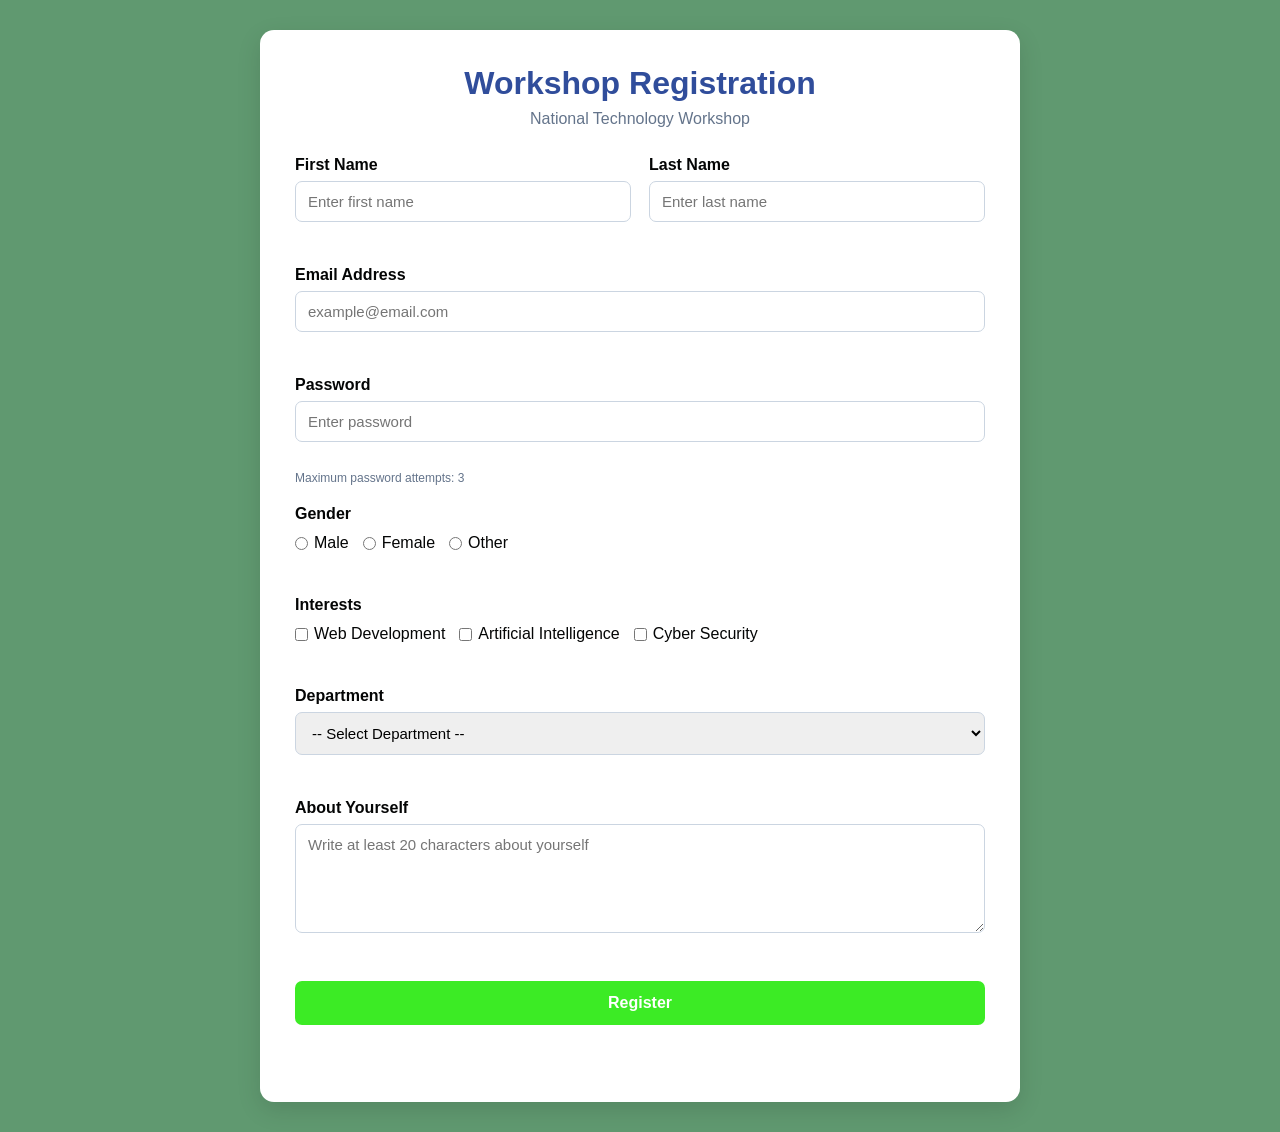
<file: index.html>
<!DOCTYPE html>
<html lang="en">
<head>
    <meta charset="UTF-8">
    <meta name="viewport" content="width=device-width, initial-scale=1.0">
    <title>National Technology Workshop Registration</title>
    <link rel="stylesheet" href="style.css">
</head>
<body>

    <div class="form-container">
        <h1>Workshop Registration</h1>
        <p class="subtitle">National Technology Workshop</p>

        <form id="registrationForm" novalidate>

            <div class="form-row">
                <div class="form-group">
                    <label for="firstName">First Name</label>
                    <input type="text" id="firstName" placeholder="Enter first name">
                    <small class="error" id="firstNameError"></small>
                </div>

                <div class="form-group">
                    <label for="lastName">Last Name</label>
                    <input type="text" id="lastName" placeholder="Enter last name">
                    <small class="error" id="lastNameError"></small>
                </div>
            </div>

            <div class="form-group">
                <label for="email">Email Address</label>
                <input type="email" id="email" placeholder="example@email.com">
                <small class="error" id="emailError"></small>
            </div>

            <div class="form-group">
                <label for="password">Password</label>
                <input type="password" id="password" placeholder="Enter password">
                <small class="error" id="passwordError"></small>
                <small class="attempt-info" id="attemptInfo">Maximum password attempts: 3</small>
            </div>

            <div class="form-group">
                <label>Gender</label>
                <div class="option-group">
                    <label><input type="radio" name="gender" value="Male"> Male</label>
                    <label><input type="radio" name="gender" value="Female"> Female</label>
                    <label><input type="radio" name="gender" value="Other"> Other</label>
                </div>
                <small class="error" id="genderError"></small>
            </div>

            <div class="form-group">
                <label>Interests</label>
                <div class="option-group">
                    <label><input type="checkbox" name="interest" value="Web Development"> Web Development</label>
                    <label><input type="checkbox" name="interest" value="Artificial Intelligence"> Artificial Intelligence</label>
                    <label><input type="checkbox" name="interest" value="Cyber Security"> Cyber Security</label>
                </div>
                <small class="error" id="interestError"></small>
            </div>

            <div class="form-group">
                <label for="department">Department</label>
                <select id="department">
                    <option value="">-- Select Department --</option>
                    <option value="CSE">Computer Science and Engineering</option>
                    <option value="EEE">Electrical and Electronic Engineering</option>
                    <option value="BBA">Business Administration</option>
                    <option value="Architecture">Architecture</option>
                </select>
                <small class="error" id="departmentError"></small>
            </div>

            <div class="form-group">
                <label for="about">About Yourself</label>
                <textarea id="about" rows="5" placeholder="Write at least 20 characters about yourself"></textarea>
                <small class="error" id="aboutError"></small>
            </div>

            <button type="submit" id="submitButton">Register</button>

            <div class="success-message" id="successMessage"></div>
        </form>
    </div>

    <script src="script.js"></script>
</body>
</html>
</file>
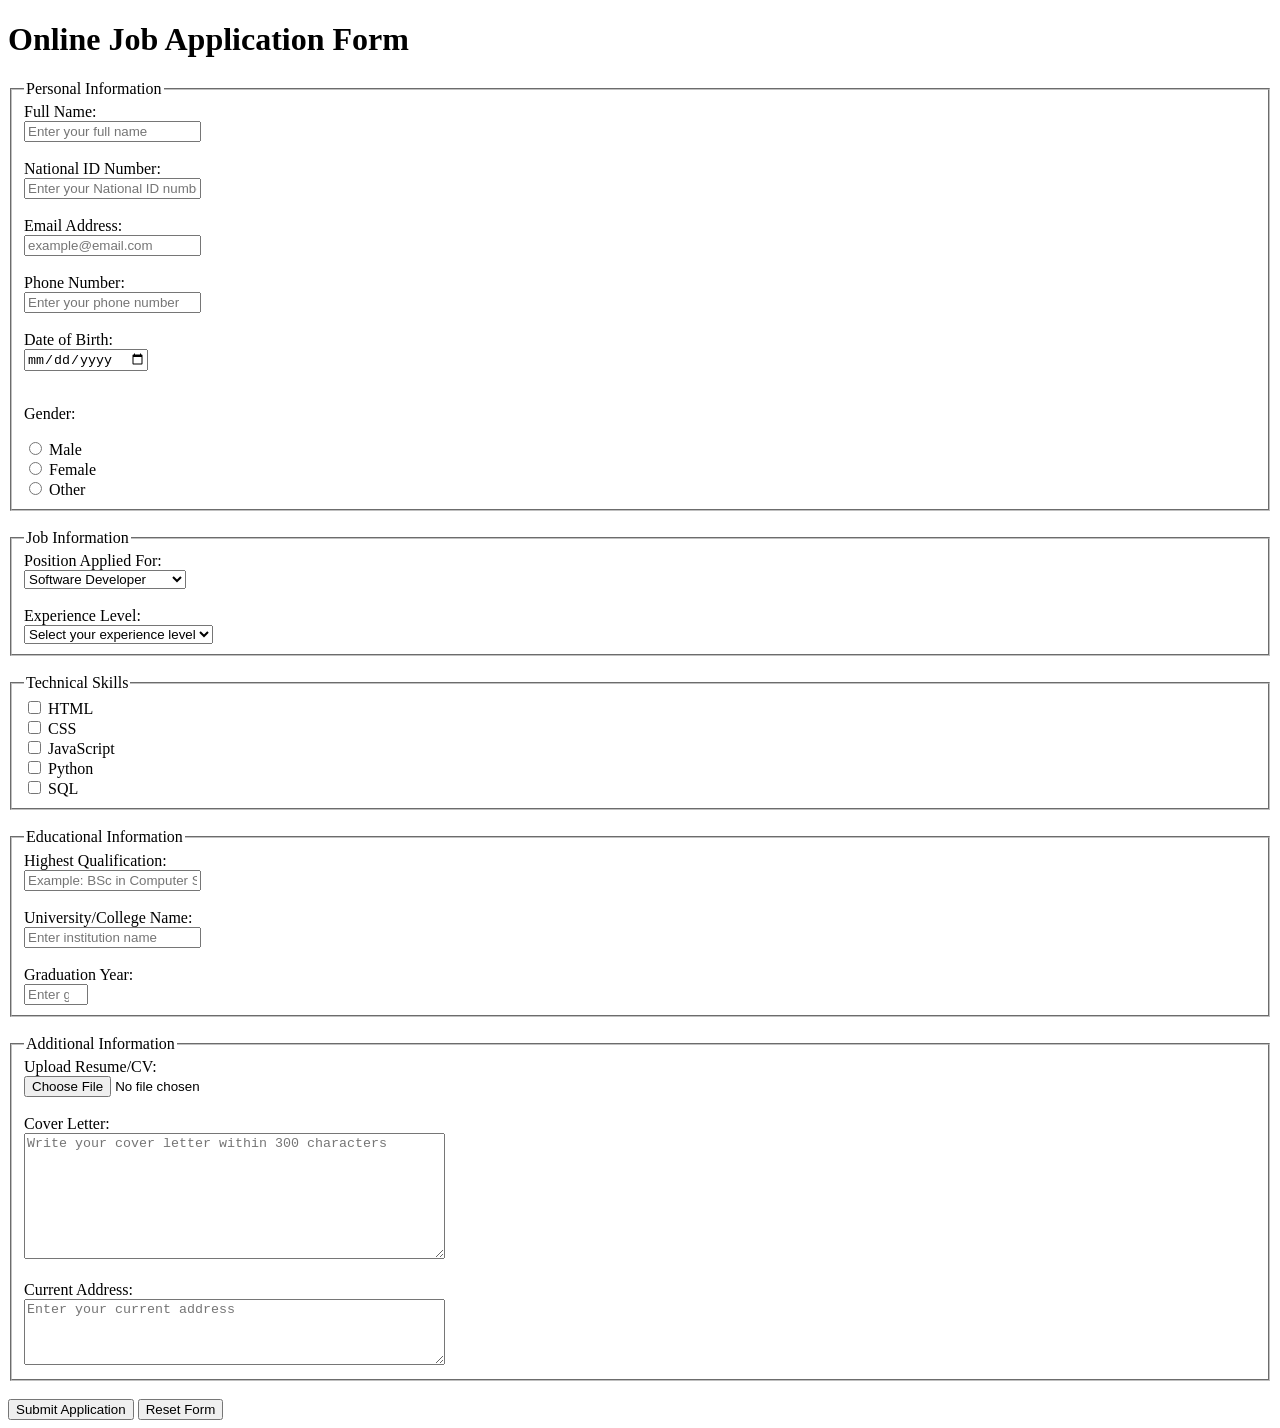
<file: job_application.html>
<!DOCTYPE html>
<html lang="en">
<head>
    <meta charset="UTF-8">
    <meta name="viewport" content="width=device-width, initial-scale=1.0">
    <title>Online Job Application Form</title>
</head>
<body>

    <h1>Online Job Application Form</h1>

    <form method="post">

        <fieldset>
            <legend>Personal Information</legend>

            <label for="fullName">Full Name:</label><br>
            <input type="text" id="fullName" name="fullName"
                   placeholder="Enter your full name" required><br><br>

            <label for="nationalId">National ID Number:</label><br>
            <input type="text" id="nationalId" name="nationalId"
                   placeholder="Enter your National ID number" required><br><br>

            <label for="email">Email Address:</label><br>
            <input type="email" id="email" name="email"
                   placeholder="example@email.com" required><br><br>

            <label for="phone">Phone Number:</label><br>
            <input type="tel" id="phone" name="phone"
                   placeholder="Enter your phone number" required><br><br>

            <label for="DOB">Date of Birth:</label><br>
            <input type="date" id="DOB"
                   name="DOB" required><br><br>

            <p>Gender:</p>

            <input type="radio" id="male"
                   name="gender" value="Male" required>
            <label for="male">Male</label><br>

            <input type="radio" id="female"
                   name="gender" value="Female">
            <label for="female">Female</label><br>

            <input type="radio" id="other"
                   name="gender" value="Other">
            <label for="other">Other</label>
        </fieldset>

        <br>

        <fieldset>
            <legend>Job Information</legend>

            <label for="position">Position Applied For:</label><br>

            <select id="position" name="position" required>
                <option value="Software Developer">
                    Software Developer
                </option>
                <option value="Web Designer">Web Designer</option>
                <option value="Network Engineer">Network Engineer</option>
                <option value="Database Administrator">
                    Database Administrator
                </option>
                <option value="IT Support Officer">
                    IT Support Officer
                </option>
            </select>

            <br><br>

            <label for="experience">Experience Level:</label><br>

            <select id="experience" name="experience" required>
                <option value="">Select your experience level</option>
                <option value="Fresher">Fresher</option>
                <option value="1-2 Years">1–2 Years</option>
                <option value="3-5 Years">3–5 Years</option>
                <option value="More Than 5 Years">
                    More Than 5 Years
                </option>
            </select>
        </fieldset>

        <br>

        <fieldset>
            <legend>Technical Skills</legend>

            <input type="checkbox" id="html"
                   name="skills" value="HTML">
            <label for="html">HTML</label><br>

            <input type="checkbox" id="css"
                   name="skills" value="CSS">
            <label for="css">CSS</label><br>

            <input type="checkbox" id="javascript"
                   name="skills" value="JavaScript">
            <label for="javascript">JavaScript</label><br>

            <input type="checkbox" id="python"
                   name="skills" value="Python">
            <label for="python">Python</label><br>

            <input type="checkbox" id="sql"
                   name="skills" value="SQL">
            <label for="sql">SQL</label>
        </fieldset>

        <br>

        <fieldset>
            <legend>Educational Information</legend>

            <label for="qualification">Highest Qualification:</label><br>

            <input type="text" id="qualification"
                   name="qualification"
                   placeholder="Example: BSc in Computer Science"
                   required>

            <br><br>

            <label for="institution">University/College Name:</label><br>

            <input type="text" id="institution"
                   name="institution"
                   placeholder="Enter institution name"
                   required>

            <br><br>

            <label for="graduationYear">Graduation Year:</label><br>

            <input type="number" id="graduationYear"
                   name="graduationYear"
                   min="1950" max="2100"
                   placeholder="Enter graduation year"
                   required>
        </fieldset>

        <br>

        <fieldset>
            <legend>Additional Information</legend>

            <label for="resume">Upload Resume/CV:</label><br>

            <input type="file" id="resume"
                   name="resume"
                   accept=".pdf,.doc,.docx"
                   required>

            <br><br>

            <label for="coverLetter">Cover Letter:</label><br>

            <textarea id="coverLetter"
                      name="coverLetter"
                      rows="8"
                      cols="50"
                      maxlength="300"
                      placeholder="Write your cover letter within 300 characters"></textarea>

            <br><br>

            <label for="address">Current Address:</label><br>

            <textarea id="address"
                      name="address"
                      rows="4"
                      cols="50"
                      placeholder="Enter your current address"
                      required></textarea>
        </fieldset>

        <br>

        <button type="submit">Submit Application</button>
        <button type="reset">Reset Form</button>

    </form>

</body>
</html>
</file>
<file: style.css>
* {
    margin: 0;
    padding: 0;
    box-sizing: border-box;
    font-family: Arial, sans-serif;
}

body {
    min-height: 100vh;
    background: #609970;
    display: flex;
    justify-content: center;
    align-items: center;
    padding: 30px 15px;
}

.form-container {
    width: 100%;
    max-width: 760px;
    background: #ffffff;
    padding: 35px;
    border-radius: 14px;
    box-shadow: 0 8px 25px rgba(0, 0, 0, 0.12);
}

h1 {
    text-align: center;
    color: #304d9b;
    margin-bottom: 8px;
}

.subtitle {
    text-align: center;
    color: #64748b;
    margin-bottom: 28px;
}

.form-row {
    display: grid;
    grid-template-columns: 1fr 1fr;
    gap: 18px;
}

.form-group {
    margin-bottom: 20px;
}

label {
    display: block;
    margin-bottom: 7px;
    font-weight: 600;
    color: #040505;
}

input,
select,
textarea {
    width: 100%;
    padding: 11px 12px;
    border: 1px solid #cbd5e1;
    border-radius: 7px;
    font-size: 15px;
    outline: none;
    transition: 0.2s;
}

input:focus,
select:focus,
textarea:focus {
    border-color: #2563eb;
    box-shadow: 0 0 0 3px rgba(37, 99, 235, 0.12);
}

.option-group {
    display: flex;
    flex-wrap: wrap;
    gap: 14px;
    padding-top: 4px;
}

.option-group label {
    display: flex;
    align-items: center;
    gap: 6px;
    font-weight: normal;
    margin-bottom: 0;
}

.option-group input {
    width: auto;
}

.error {
    display: block;
    color: #dc2626;
    margin-top: 6px;
    min-height: 18px;
    font-size: 13px;
}

.attempt-info {
    display: block;
    color: #64748b;
    margin-top: 5px;
    font-size: 12px;
}

button {
    width: 100%;
    border: none;
    background: #3ceb25;
    color: white;
    padding: 13px;
    border-radius: 7px;
    font-size: 16px;
    font-weight: bold;
    cursor: pointer;
    transition: 0.2s;
}

button:hover {
    background: #1d4ed8;
}

button:disabled {
    background: #94a3b8;
    cursor: not-allowed;
}

.success-message {
    margin-top: 20px;
    text-align: center;
    color: #15803d;
    font-weight: bold;
    min-height: 22px;
}

.input-error {
    border-color: #dc2626;
}

@media (max-width: 600px) {
    .form-row {
        grid-template-columns: 1fr;
        gap: 0;
    }

    .form-container {
        padding: 24px 18px;
    }
}
</file>
